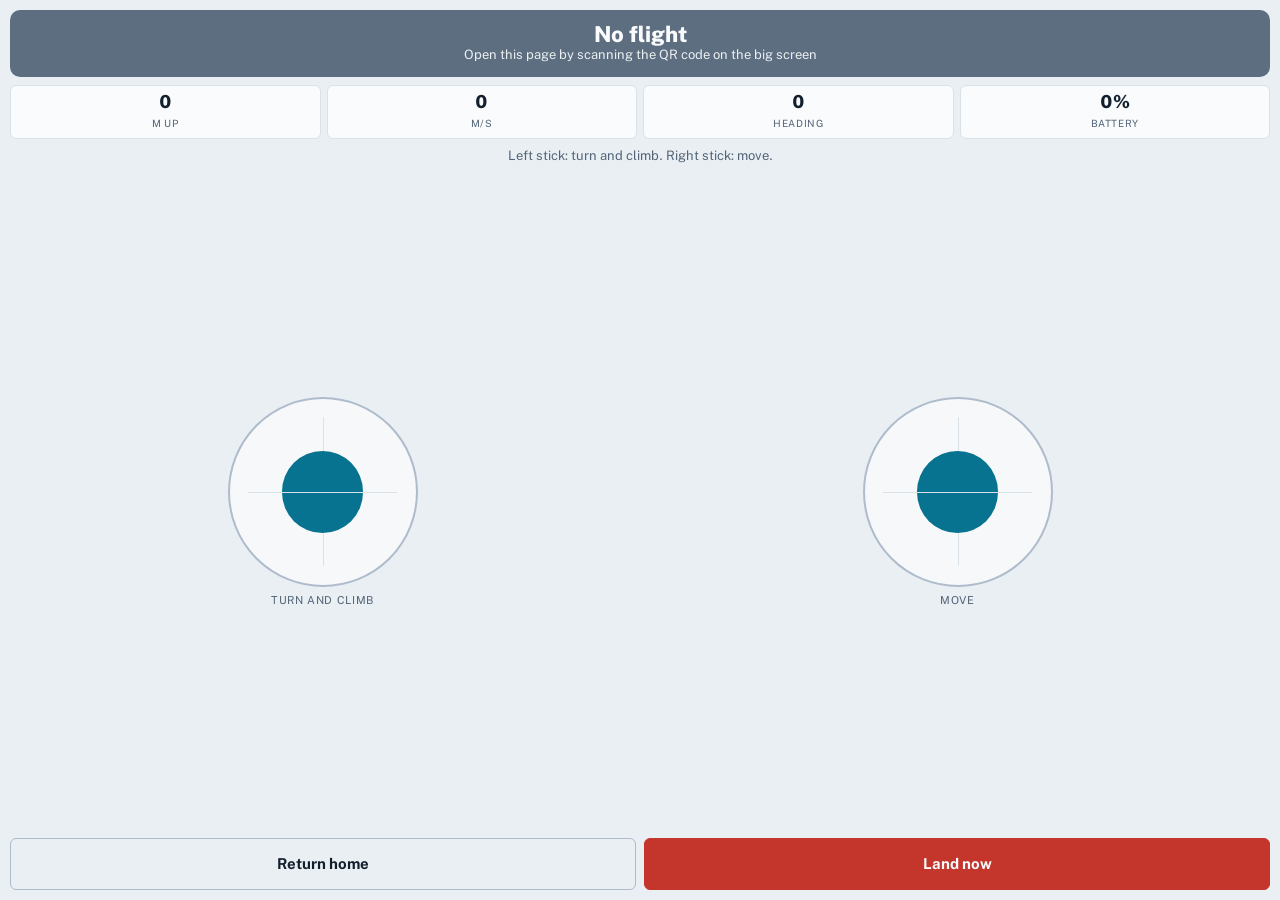
<file: frontend/controller.html>
<!doctype html>
<html lang="en">
<head>
<meta charset="utf-8">
<meta name="viewport" content="width=device-width, initial-scale=1, maximum-scale=1, user-scalable=no, viewport-fit=cover">
<title>SkyClear, phone controller</title>
<script>try{var t=localStorage.getItem("skyclear.theme");t=t&&JSON.parse(t);if(t==="light"||t==="dark")document.documentElement.dataset.theme=t}catch(e){}</script>
<link rel="preconnect" href="https://fonts.googleapis.com">
<link rel="stylesheet" href="https://fonts.googleapis.com/css2?family=IBM+Plex+Mono:wght@400;600&family=Public+Sans:wght@400;500;600;700;800&display=swap">
<link rel="stylesheet" href="app.css">
</head>
<body class="pad">
<div class="shell">
  <div class="status idle" id="status"><div class="big">Connecting</div><div class="sub">Linking to the drone</div></div>
  <div class="tele">
    <div><span class="n" id="cAlt">0</span><span class="l">m up</span></div>
    <div><span class="n" id="cSpd">0</span><span class="l">m/s</span></div>
    <div><span class="n" id="cHdg">0</span><span class="l">heading</span></div>
    <div><span class="n" id="cBat">0%</span><span class="l">battery</span></div>
  </div>
  <div class="toast" id="toast">Left stick: turn and climb. Right stick: move.</div>
  <div class="sticks">
    <div class="stickwrap"><div class="stick" id="stickL"><div class="knob"></div></div><div class="cap">Turn and climb</div></div>
    <div class="stickwrap"><div class="stick" id="stickR"><div class="knob"></div></div><div class="cap">Move</div></div>
  </div>
  <div class="actions"><button class="ghost" id="home" type="button">Return home</button><button class="danger" id="land" type="button">Land now</button></div>
</div>
<script>
// Phone controller. The QR code on the big screen carries a short-lived token for one flight, so there is nothing to sign in to.
const q = new URLSearchParams(location.search), FLIGHT = q.get("flight"), TOKEN = q.get("pair");
const $ = id => document.getElementById(id);
const esc = s => String(s ?? "").replace(/[&<>"']/g, c => ({ "&": "&amp;", "<": "&lt;", ">": "&gt;", '"': "&quot;", "'": "&#39;" }[c]));
const call = (path, method = "GET", body) => fetch(path, { method, headers: { Authorization: "Bearer " + TOKEN, "Content-Type": "application/json" }, body: body === undefined ? undefined : JSON.stringify(body) });
const state = { L: { x: 0, y: 0 }, R: { x: 0, y: 0 }, lastSent: "", last: "idle", airborne: false };

function status(kind, big, sub) { const s = $("status"); s.className = "status " + kind; s.innerHTML = `<div class="big">${esc(big)}</div><div class="sub">${esc(sub || "")}</div>`; }

// A stick: drag inside the ring, the knob follows, the value goes from -1 to 1. Let go and it springs back to the middle.
function stick(el, key) {
  const knob = el.querySelector(".knob"); let id = null;
  const set = (x, y) => { state[key] = { x, y }; knob.style.left = (28 + x * 28) + "%"; knob.style.top = (28 - y * 28) + "%"; };
  const move = e => {
    const r = el.getBoundingClientRect(), cx = r.left + r.width / 2, cy = r.top + r.height / 2, rad = r.width / 2;
    let x = (e.clientX - cx) / rad, y = -(e.clientY - cy) / rad; const m = Math.hypot(x, y);
    if (m > 1) { x /= m; y /= m; }
    set(Math.abs(x) < 0.08 ? 0 : x, Math.abs(y) < 0.08 ? 0 : y);
  };
  el.addEventListener("pointerdown", e => { id = e.pointerId; el.setPointerCapture(id); move(e); e.preventDefault(); });
  el.addEventListener("pointermove", e => { if (e.pointerId === id) move(e); });
  const end = e => { if (e.pointerId === id) { id = null; set(0, 0); } };
  el.addEventListener("pointerup", end); el.addEventListener("pointercancel", end);
  return set;
}
const setL = stick($("stickL"), "L"), setR = stick($("stickR"), "R");

// Keyboard too, so it can be tried on a computer: W A S D move, Q E turn, R F up and down.
const keys = {};
addEventListener("keydown", e => { if (/^[wasdqerf]$/i.test(e.key)) { keys[e.key.toLowerCase()] = true; e.preventDefault(); } });
addEventListener("keyup", e => { delete keys[e.key.toLowerCase()]; });
const kv = c => (keys[c] ? 1 : 0);

// About ten times a second the sticks go to the drone. If nothing is touched, one zero goes out and then it stays quiet: the drone hovers.
setInterval(async () => {
  if (!state.airborne) return;
  const kx = { fwd: kv("w") - kv("s"), right: kv("d") - kv("a"), yaw: kv("e") - kv("q"), climb: kv("r") - kv("f") };
  const s = { fwd: state.R.y || kx.fwd, right: state.R.x || kx.right, yaw: state.L.x || kx.yaw, climb: state.L.y || kx.climb };
  const key = JSON.stringify(s), idle = Object.values(s).every(v => v === 0);
  if (idle && state.lastSent === key) return;
  state.lastSent = key;
  try { const r = await call(`/flights/${FLIGHT}/control`, "POST", s); if (r.status === 409) toast("The drone is flying itself now."); } catch (e) { toast("Lost the connection, the drone is hovering."); }
}, 100);

let toastTimer = null;
function toast(t) { $("toast").textContent = t; clearTimeout(toastTimer); toastTimer = setTimeout(() => { $("toast").textContent = ""; }, 4000); }

async function poll() {
  try {
    const r = await call(`/flights/${FLIGHT}/live`);
    if (r.status === 401 || r.status === 403) return status("idle", "Link expired", "Scan the QR code on the big screen again");
    const s = await r.json(); state.airborne = s.airborne;
    if (!s.airborne) { status("idle", "Not flying", "Take off from the big screen, or the flight has ended"); return; }
    const d = s.drone;
    $("cAlt").textContent = Math.round(d.alt_m); $("cSpd").textContent = d.speed_mps; $("cHdg").textContent = Math.round(d.heading_deg) + "°"; $("cBat").textContent = Math.round(d.battery_pct) + "%";
    const kind = d.phase === "returning" ? "breach" : d.status === "ok" ? "ok" : d.status;
    if (d.phase === "returning") status("breach", "Returning home", "The drone is flying itself, sticks are off");
    else if (d.status === "breach") status("breach", "BREACH", d.zone || "Inside restricted airspace");
    else if (d.status === "warning") status("warning", "WARNING", d.zone || "Restricted area ahead");
    else status("ok", "All clear", "You are flying");
    if (kind !== state.last && (kind === "breach" || kind === "warning") && navigator.vibrate) navigator.vibrate(kind === "breach" ? [250, 100, 250, 100, 250] : [120]);
    state.last = kind;
    const ev = s.events[s.events.length - 1]; if (ev && ev.kind !== "takeoff") $("toast").textContent = ev.text;
  } catch (e) { status("idle", "Connection lost", "Check the Wi-Fi, retrying"); }
}
$("home").addEventListener("click", async () => { const r = await call(`/flights/${FLIGHT}/home`, "POST"); toast(r.ok ? "Returning home" : "Already coming home"); });
$("land").addEventListener("click", async () => { const r = await call(`/flights/${FLIGHT}/land`, "POST"); toast(r.ok ? "Landed" : "Could not land"); });
if (!FLIGHT || !TOKEN) status("idle", "No flight", "Open this page by scanning the QR code on the big screen");
else { poll(); setInterval(poll, 300); }
try { navigator.wakeLock && navigator.wakeLock.request("screen"); } catch (e) { /* the screen may sleep, fine */ }
</script>
</body>
</html>
</file>
<file: frontend/app.css>
/* SkyClear design system. Rules: see ../DESIGN_RULES.md. Layered surfaces, soft lines, one accent, no shadows or gradients. */
:root {
  --bg: #eaeff4; --panel: #f9fbfc; --raised: #f0f4f8; --field: #f2f5f8;
  --ink: #12202d; --muted: #526477; --rule: #d9e1e9; --rule-strong: #aebccb;
  --accent: #087391; --accent-hover: #065f78; --on-fill: #f9fbfc;
  --green: #17824a; --amber: #a86100; --red: #c4352b; --grey: #5d6e80; --notice: #2a63c1;
  --map-filter: saturate(.85) sepia(.06) hue-rotate(170deg);
  --r: 6px; --r-lg: 10px;
  --glass: color-mix(in srgb, var(--panel) 76%, transparent);
  --sans: "Public Sans", system-ui, -apple-system, "Segoe UI", sans-serif;
  --mono: "IBM Plex Mono", ui-monospace, "SF Mono", Menlo, monospace;
}
/* Theme: follows the device unless the user picks Light or Dark (data-theme on <html>). */
:root[data-theme="light"] { color-scheme: light; }
:root[data-theme="dark"] { color-scheme: dark;
  --bg: #0a1016; --panel: #111a22; --raised: #17222c; --field: #0e161d;
  --ink: #e4ebf2; --muted: #8a9cb0; --rule: #21303d; --rule-strong: #364a5d;
  --accent: #4fb6de; --accent-hover: #75c9ea; --on-fill: #0a1016;
  --green: #3dc078; --amber: #e3a640; --red: #f2685c; --grey: #8496a9; --notice: #78a8ff;
  --map-filter: sepia(.45) hue-rotate(172deg) saturate(1.7) brightness(.9); }
@media (prefers-color-scheme: dark) {
  :root:not([data-theme="light"]) { color-scheme: dark;
    --bg: #0a1016; --panel: #111a22; --raised: #17222c; --field: #0e161d;
  --ink: #e4ebf2; --muted: #8a9cb0; --rule: #21303d; --rule-strong: #364a5d;
  --accent: #4fb6de; --accent-hover: #75c9ea; --on-fill: #0a1016;
  --green: #3dc078; --amber: #e3a640; --red: #f2685c; --grey: #8496a9; --notice: #78a8ff;
  --map-filter: sepia(.45) hue-rotate(172deg) saturate(1.7) brightness(.9); }
}
* { box-sizing: border-box; }
html, body { height: 100%; }
body { margin: 0; font-family: var(--sans); font-size: 14px; line-height: 1.45; background: var(--bg); color: var(--ink); display: flex; flex-direction: column; }
h1, h2, h3 { margin: 0; font-weight: 700; line-height: 1.2; }
a { color: var(--accent); }
.mono { font-family: var(--mono); font-size: 12px; }
.hidden { display: none !important; }
.muted { color: var(--muted); }
.small { font-size: 12px; color: var(--muted); }

/* header */
.top { display: flex; align-items: center; gap: 24px; padding: 0 16px; height: 52px; border-bottom: 1px solid var(--rule-strong); background: var(--panel); flex: none; }
.brand { font-size: 18px; font-weight: 800; letter-spacing: -.01em; color: var(--ink); text-decoration: none; }
.brand small { font-weight: 500; font-size: 12px; color: var(--muted); margin-left: 8px; letter-spacing: 0; }
.nav { display: flex; gap: 4px; flex: 1; }
.nav a { padding: 6px 10px; color: var(--muted); text-decoration: none; font-weight: 600; border-bottom: 2px solid transparent; }
.nav a.on { color: var(--ink); border-bottom-color: var(--ink); }
.who { display: flex; align-items: center; gap: 12px; font-size: 13px; }
.who .role { text-transform: uppercase; letter-spacing: .06em; font-size: 11px; color: var(--muted); }

/* layout */
.app { flex: 1; min-height: 0; display: grid; grid-template-columns: 1fr 440px; }
.mapwrap { position: relative; min-height: 0; border-right: 1px solid var(--rule-strong); }
#map { position: absolute; inset: 0; background: var(--rule); }
.side { min-height: 0; overflow-y: auto; background: var(--panel); }
@media (max-width: 860px) {
  body { height: auto; }
  .app { grid-template-columns: 1fr; }
  .mapwrap { height: 46vh; border-right: 0; border-bottom: 1px solid var(--rule-strong); }
  .top { gap: 10px; padding: 0 16px; }
  .brand small { display: none; }
}

/* tabs */
.tabs { display: flex; border-bottom: 1px solid var(--rule-strong); position: sticky; top: 0; background: var(--panel); z-index: 5; }
.tabs button { flex: 1; margin: 0; padding: 12px 4px; white-space: nowrap; font-size: 13px; background: transparent; color: var(--muted); border: 0; border-bottom: 3px solid transparent; font: inherit; font-weight: 700; cursor: pointer; width: auto; }
.tabs button.on { color: var(--ink); border-bottom-color: var(--ink); }
.count { display: inline-block; min-width: 18px; padding: 0 5px; margin-left: 4px; background: var(--red); color: var(--on-fill); font-size: 11px; font-weight: 800; text-align: center; }
.pane { padding: 16px; }

/* form */
label, .label { display: block; margin: 14px 0 4px; font-size: 11px; font-weight: 700; letter-spacing: .07em; text-transform: uppercase; color: var(--muted); }
label:first-child { margin-top: 0; }
input, select, textarea { width: 100%; padding: 9px 10px; font: inherit; color: var(--ink); background: var(--bg); border: 1px solid var(--rule); border-radius: var(--r); }
textarea { min-height: 64px; resize: vertical; }
input:focus-visible, select:focus-visible, textarea:focus-visible, button:focus-visible, a:focus-visible { outline: 2px solid var(--accent); outline-offset: 1px; }
.row2 { display: grid; grid-template-columns: 1fr 1fr; gap: 10px; }
button { font: inherit; font-weight: 700; padding: 10px 14px; border-radius: var(--r); cursor: pointer; border: 1px solid var(--accent); background: var(--accent); color: var(--on-fill); width: 100%; margin-top: 14px; }
button.ghost { background: transparent; color: var(--ink); border-color: var(--rule-strong); }
button.danger { background: var(--red); border-color: var(--red); }
button.inline { width: auto; margin-top: 0; padding: 6px 10px; font-size: 12px; }
button:disabled { opacity: .5; cursor: not-allowed; }
.btnrow { display: flex; gap: 8px; }
.btnrow button { margin-top: 14px; }
.hint { margin-top: 8px; font-size: 12px; color: var(--muted); }
.msg { margin-top: 10px; padding: 8px 10px; border: 1px solid var(--rule); font-size: 13px; }
.msg.err { border-color: var(--red); color: var(--red); }

/* verdict: a solid signal block */
.verdict { padding: 14px 16px; color: var(--on-fill); margin: 0 0 12px; }
.verdict .v { font-size: 20px; font-weight: 800; letter-spacing: -.01em; }
.verdict .s { font-size: 12px; opacity: .9; margin-top: 2px; }
.can_fly { background: var(--green); } .permission_needed { background: var(--amber); }
.prohibited { background: var(--red); } .cannot_determine { background: var(--grey); }
.verdict.can_fly, .verdict.permission_needed, .verdict.prohibited, .verdict.cannot_determine { color: var(--on-fill); }

/* content blocks */
.section { margin-top: 18px; }
.section h3 { font-size: 11px; letter-spacing: .08em; text-transform: uppercase; color: var(--muted); padding-bottom: 6px; border-bottom: 1px solid var(--rule); margin-bottom: 8px; }
.list { list-style: none; margin: 0; padding: 0; }
.list li { padding: 7px 0; border-bottom: 1px solid var(--rule); }
.list li:last-child { border-bottom: 0; }
.cite { border: 1px solid var(--rule); padding: 8px 10px; margin: 8px 0; font-size: 13px; }
.cite .id { font-family: var(--mono); font-size: 12px; font-weight: 600; display: block; margin-bottom: 2px; }
.item { border: 1px solid var(--rule); padding: 10px 12px; margin-bottom: 10px; }
.item .head { display: flex; justify-content: space-between; gap: 8px; align-items: baseline; }
.item .title { font-weight: 700; }
.tag { font-size: 11px; font-weight: 700; letter-spacing: .05em; text-transform: uppercase; padding: 2px 6px; border: 1px solid currentColor; white-space: nowrap; }
.tag.watching { color: var(--muted); } .tag.requested { color: var(--amber); } .tag.approved { color: var(--green); }
.tag.rejected, .tag.cancelled, .tag.revoked, .tag.expired { color: var(--red); } .tag.active { color: var(--green); }
.meta { font-size: 12px; color: var(--muted); margin-top: 4px; }
.alert { border: 1px solid var(--rule); padding: 10px 12px; margin-bottom: 8px; }
.alert.unread { border-color: var(--rule-strong); background: var(--bg); }
.alert.high .title { color: var(--red); }
.alert .title { font-weight: 700; }
.banner { background: var(--red); color: var(--on-fill); padding: 10px 16px; font-weight: 600; display: flex; justify-content: space-between; gap: 12px; align-items: center; flex: none; }
.banner button { width: auto; margin: 0; padding: 4px 10px; background: transparent; color: var(--on-fill); border-color: var(--on-fill); }
.stats { width: 100%; border-collapse: collapse; margin-bottom: 4px; }
.stats td { border: 1px solid var(--rule); padding: 8px 10px; text-align: left; }
.stats .n { font-size: 20px; font-weight: 800; display: block; line-height: 1; }
.stats .l { font-size: 11px; letter-spacing: .06em; text-transform: uppercase; color: var(--muted); }
.live { border: 1px solid var(--rule-strong); padding: 10px 12px; margin-top: 12px; font-size: 13px; }
.live .verdict { margin-bottom: 8px; padding: 8px 10px; }
.live .verdict .v { font-size: 15px; }

/* skeleton loader (static blocks, no animation) */
.skel { background: var(--rule); height: 14px; margin: 10px 0; opacity: .7; }
.skel.big { height: 64px; margin-top: 0; } .skel.w80 { width: 80%; } .skel.w50 { width: 50%; }

/* map: legend, pin, labels and leaflet overrides (flat, sharp) */
.legend { position: absolute; left: 10px; bottom: 10px; z-index: 500; background: var(--panel); border: 1px solid var(--rule-strong); padding: 10px 12px; font-size: 12px; max-width: 260px; }
.legend .lg { display: flex; align-items: center; gap: 8px; margin: 5px 0 0; font-size: 12px; font-weight: 500; letter-spacing: 0; text-transform: none; color: var(--ink); cursor: pointer; }
.legend .lg input { width: auto; margin: 0; padding: 0; accent-color: var(--accent); }
.legend .lg i { display: inline-block; width: 16px; height: 11px; border: 2px solid; flex: none; }
.pin { width: 22px; height: 22px; border: 2px solid var(--ink); background: rgba(250, 249, 246, .55); position: relative; }
.pin::before, .pin::after { content: ""; position: absolute; background: var(--ink); }
.pin::before { left: 9px; top: -7px; width: 2px; height: 32px; }
.pin::after { top: 9px; left: -7px; height: 2px; width: 32px; }
.pin.pending { border-color: var(--amber); } .pin.pending::before, .pin.pending::after { background: var(--amber); }
.leaflet-tooltip.zlabel { background: var(--panel); color: var(--ink); border: 1px solid var(--rule); border-radius: 0; box-shadow: none; padding: 1px 6px; font: 600 11px var(--sans); }
.leaflet-tooltip.zlabel::before { display: none; }
.zoom-low .leaflet-tooltip.zlabel { display: none; }
.zoom-mid .leaflet-tooltip.zlabel.minor { display: none; }
.leaflet-tooltip.zlabel.notice { color: var(--notice); border-color: var(--notice); }
.leaflet-bar, .leaflet-control-layers, .leaflet-control-scale-line { box-shadow: none !important; border-radius: 0 !important; }
.leaflet-bar { border: 1px solid var(--rule-strong) !important; }
.leaflet-bar a, .leaflet-bar a:first-child, .leaflet-bar a:last-child { border-radius: 0 !important; background: var(--panel); color: var(--ink); border-bottom-color: var(--rule); }
.leaflet-bar.reset a, .leaflet-bar.basemap a { width: auto; padding: 0 10px; font: 600 12px/28px var(--sans); text-decoration: none; }
.leaflet-control-scale-line { background: var(--panel); color: var(--ink); border-color: var(--ink); font-size: 11px; }
.leaflet-control-attribution { background: var(--panel) !important; color: var(--muted) !important; font-size: 10px; }
.leaflet-popup-content-wrapper { border-radius: 0; box-shadow: none; border: 1px solid var(--rule-strong); background: var(--panel); color: var(--ink); }
.leaflet-popup-content { font: 13px/1.4 var(--sans); }
.leaflet-popup-tip { display: none; }
.leaflet-container { font-family: var(--sans); background: var(--rule); }

/* simple document pages */
.doc { max-width: 680px; margin: 0 auto; padding: 24px 16px 48px; line-height: 1.6; }
.doc h1 { font-size: 28px; margin-bottom: 4px; } .doc h2 { font-size: 16px; margin-top: 24px; }
.foot { flex: none; padding: 10px 16px; border-top: 1px solid var(--rule); font-size: 12px; color: var(--muted); background: var(--panel); }
.foot a { margin-right: 14px; }

/* account page */
.auth { flex: 1; max-width: 880px; margin: 0 auto; padding: 32px 16px 48px; width: 100%; }
.auth h1 { font-size: 30px; letter-spacing: -.02em; }
.auth .lead { color: var(--muted); max-width: 56ch; margin: 8px 0 24px; }
.authgrid { display: grid; grid-template-columns: 1fr 1fr; gap: 24px; }
.authbox { background: var(--panel); border: 1px solid var(--rule-strong); padding: 20px; }
.authbox h2 { font-size: 16px; margin-bottom: 4px; }
@media (max-width: 760px) { .authgrid { grid-template-columns: 1fr; } }

/* permit card, verification, file inputs */
.permit { border: 1px solid var(--rule-strong); padding: 10px 12px; margin-top: 10px; display: grid; grid-template-columns: 1fr 84px; gap: 10px; }
.permit .qr { width: 84px; height: 84px; background: var(--panel); }
.permit .qr svg { width: 84px; height: 84px; display: block; }
.permit .k { font-size: 11px; letter-spacing: .06em; text-transform: uppercase; color: var(--muted); }
.reasons { margin: 6px 0 0; padding-left: 18px; color: var(--red); font-size: 13px; }
.cleared { padding: 8px 10px; background: var(--green); color: var(--on-fill); font-weight: 700; margin-top: 8px; }
input[type=file] { padding: 6px; font-size: 12px; }
.route { border: 1px solid var(--rule); padding: 8px 10px; margin-top: 10px; font-size: 13px; }

/* header extras */
.btn-sm { display: inline-block; padding: 6px 12px; font-weight: 700; text-decoration: none; background: var(--accent); color: var(--on-fill); border: 1px solid var(--accent); }
.btn-ghost { display: inline-block; padding: 6px 12px; font-weight: 700; text-decoration: none; color: var(--ink); border: 1px solid var(--rule-strong); background: transparent; }
.themebtn { width: auto; margin: 0; padding: 6px 10px; font-size: 12px; background: transparent; color: var(--ink); border: 1px solid var(--rule-strong); }
.who { gap: 8px; flex-wrap: wrap; justify-content: flex-end; }
.sr { position: absolute; width: 1px; height: 1px; overflow: hidden; clip: rect(0 0 0 0); white-space: nowrap; }
.banner.warn { background: var(--amber); }
.serverdown { background: var(--red); color: var(--on-fill); padding: 10px 16px; font-weight: 600; }
.serverdown code { font-family: var(--mono); background: transparent; border: 1px solid var(--on-fill); padding: 1px 6px; }

/* map search */
.mapsearch { position: absolute; top: 10px; left: 10px; z-index: 600; width: min(340px, calc(100% - 150px)); }
.mapsearch input { padding: 10px 12px; background: var(--panel); border: 1px solid var(--rule-strong); }
.mapsearch .results { list-style: none; margin: 0; padding: 0; background: var(--panel); border: 1px solid var(--rule-strong); border-top: 0; max-height: 260px; overflow-y: auto; }
.mapsearch .results li { padding: 8px 12px; border-bottom: 1px solid var(--rule); cursor: pointer; font-size: 13px; }
.mapsearch .results li small { display: block; color: var(--muted); }
.mapsearch .results li.none { cursor: default; color: var(--muted); }

/* welcome and steps */
.welcome { border: 1px solid var(--rule-strong); padding: 14px 16px; margin-bottom: 16px; }
.welcome h2 { font-size: 20px; letter-spacing: -.01em; margin-bottom: 6px; }
.welcome p { margin: 0 0 10px; color: var(--muted); }
.steps { margin: 0 0 12px; padding-left: 20px; }
.steps li { padding: 3px 0; }
.examples { display: flex; flex-wrap: wrap; gap: 6px; margin: 6px 0 10px; }
.examples button { width: auto; margin: 0; padding: 6px 10px; font-size: 12px; background: transparent; color: var(--ink); border: 1px solid var(--rule-strong); }
.stepper { display: flex; gap: 0; margin: 0 0 14px; border: 1px solid var(--rule); }
.stepper span { flex: 1; text-align: center; padding: 7px 4px; font-size: 12px; font-weight: 700; color: var(--muted); border-right: 1px solid var(--rule); }
.stepper span:last-child { border-right: 0; }
.stepper span.on { background: var(--ink); color: var(--bg); }
.stepper span.done { color: var(--green); }
.help { font-size: 12px; color: var(--muted); margin-top: 4px; }
.checklist { list-style: none; margin: 0 0 4px; padding: 0; border: 1px solid var(--rule); }
.checklist li { display: grid; grid-template-columns: 26px 1fr auto; gap: 8px; align-items: start; padding: 9px 10px; border-bottom: 1px solid var(--rule); }
.checklist li:last-child { border-bottom: 0; }
.checklist .n { width: 22px; height: 22px; border: 2px solid var(--rule-strong); text-align: center; font-weight: 800; font-size: 12px; line-height: 18px; }
.checklist .done .n { background: var(--green); border-color: var(--green); color: var(--on-fill); }
.checklist .t { font-weight: 700; }
.progress { font-size: 12px; color: var(--muted); margin: 0 0 6px; }
.explain { margin: 0 0 12px; padding: 10px 12px; border: 1px solid var(--rule); background: var(--bg); }

/* auth page */
.authwrap { max-width: 460px; margin: 0 auto; padding: 32px 16px 48px; width: 100%; flex: 1; }
.authwrap h1 { font-size: 28px; letter-spacing: -.02em; margin-bottom: 6px; }
.authwrap .lead { color: var(--muted); margin: 0 0 18px; }
.authtabs { display: flex; border: 1px solid var(--rule-strong); margin-bottom: 16px; }
.authtabs button { flex: 1; margin: 0; background: transparent; color: var(--muted); border: 0; border-right: 1px solid var(--rule-strong); padding: 10px; }
.authtabs button:last-child { border-right: 0; }
.authtabs button.on { background: var(--ink); color: var(--bg); }
.authbox2 { background: var(--panel); border: 1px solid var(--rule-strong); padding: 20px; }
.linkbtn { background: none; border: 0; color: var(--accent); padding: 0; margin: 10px 0 0; width: auto; font-weight: 600; text-decoration: underline; cursor: pointer; }
.devcode { border: 1px dashed var(--amber); padding: 8px 10px; margin-top: 10px; font-size: 13px; }
.devcode b { font-family: var(--mono); font-size: 18px; letter-spacing: .15em; }
.codeinput { font-family: var(--mono); font-size: 22px; letter-spacing: .4em; text-align: center; }
details.demo { margin-top: 16px; border: 1px solid var(--rule); padding: 8px 12px; background: var(--panel); }
details.demo summary { cursor: pointer; font-weight: 700; }
details.demo .examples { margin-top: 10px; }
.qrbox { width: 160px; height: 160px; background: #faf9f6; padding: 8px; margin: 8px 0; }
.qrbox svg { width: 100%; height: 100%; display: block; }
.consent { display: flex; gap: 8px; align-items: flex-start; margin-top: 14px; font-size: 13px; }
.consent input { width: auto; margin-top: 3px; }
@media (max-width: 860px) { .mapsearch { width: calc(100% - 20px); top: 8px; } .leaflet-top.leaflet-right { top: 54px; } .nav a { padding: 6px 6px; } }

.legend summary { list-style: none; } .legend summary::-webkit-details-marker { display: none; }
.legend summary::before { content: "+ "; } .legend details[open] summary::before { content: "- "; }
.legend details > .lg:first-of-type { margin-top: 8px; }
.linkbtn { display: block; }
@media (max-width: 860px) {
  .top { height: auto; min-height: 52px; flex-wrap: wrap; padding: 8px 12px; gap: 6px 12px; }
  .nav { flex: none; }
  .who { width: 100%; justify-content: flex-start; font-size: 13px; }
  .brand small { display: none; }
  .legend { left: 6px; bottom: 6px; max-width: 220px; padding: 8px 10px; }
}

/* Normal corners and a light blur on panels that float over the map or over scrolling content. */
.btn-sm, .btn-ghost, .themebtn, .examples button, button.inline { border-radius: var(--r); }
.tag, .count { border-radius: 4px; }
.verdict, .item, .cite, .msg, .welcome, .authbox2, .explain, .route, .live, .permit, .checklist, .stepper, .devcode, .serverdown, .legend, .mapsearch .results, .authtabs { border-radius: var(--r-lg); }
.stepper, .checklist, .authtabs { overflow: hidden; }
.authtabs button, .stepper span { border-radius: 0; }
.msg, .devcode, .route, .explain { border-radius: var(--r); }
.banner { border-radius: 0; }
.cleared { border-radius: var(--r); }
.skel { border-radius: 4px; }
input[type=file] { border-radius: var(--r); }
.leaflet-bar, .leaflet-control-layers, .leaflet-control-scale-line { border-radius: var(--r) !important; }
.leaflet-bar a:first-child { border-top-left-radius: var(--r) !important; border-top-right-radius: var(--r) !important; }
.leaflet-bar a:last-child { border-bottom-left-radius: var(--r) !important; border-bottom-right-radius: var(--r) !important; }
.leaflet-bar a { border-radius: 0 !important; }
.leaflet-bar a:only-child { border-radius: var(--r) !important; }
.leaflet-popup-content-wrapper { border-radius: var(--r-lg); }
.leaflet-tooltip.zlabel { border-radius: 4px; }
.pin { border-radius: 4px; }
.qrbox { border-radius: var(--r); }
.legend, .mapsearch input, .mapsearch .results, .leaflet-bar a, .leaflet-control-scale-line, .leaflet-control-attribution { background: var(--panel); background: var(--glass) !important; -webkit-backdrop-filter: blur(10px); backdrop-filter: blur(10px); border-color: color-mix(in srgb, var(--rule-strong) 45%, transparent); }
.legend, .mapsearch input { border: 1px solid color-mix(in srgb, var(--rule-strong) 45%, transparent); }
.tabs { background: var(--panel); background: var(--glass); -webkit-backdrop-filter: blur(10px); backdrop-filter: blur(10px); }
.leaflet-tooltip.zlabel { background: var(--glass); -webkit-backdrop-filter: blur(6px); backdrop-filter: blur(6px); }
.leaflet-popup-content-wrapper { background: var(--glass); -webkit-backdrop-filter: blur(10px); backdrop-filter: blur(10px); }

/* ---------- Theme v2: depth from tone, not from black rules ---------- */
body { font-variant-numeric: tabular-nums; -webkit-font-smoothing: antialiased; }
h1, h2, h3 { letter-spacing: -.01em; }
.top { background: var(--panel); border-bottom: 1px solid var(--rule); height: 56px; }
.brand { font-size: 19px; letter-spacing: -.02em; color: var(--ink); }
.brand b { color: var(--accent); font-weight: 800; }
.brand small { margin-left: 10px; padding: 2px 8px; border: 1px solid var(--rule); border-radius: 4px; font-size: 11px; font-weight: 600; color: var(--muted); letter-spacing: 0; }
.nav a { border-radius: var(--r); border-bottom: 0; padding: 7px 12px; }
.nav a.on { background: color-mix(in srgb, var(--accent) 14%, transparent); color: var(--accent); }
.mapwrap { border-right: 1px solid var(--rule); }
.side { background: var(--panel); }
.pane { padding: 18px; }
.tabs { border-bottom: 1px solid var(--rule); }
.tabs button { color: var(--muted); font-weight: 600; border-bottom: 3px solid transparent; }
.tabs button.on { color: var(--accent); border-bottom-color: var(--accent); }
.foot { background: var(--panel); border-top: 1px solid var(--rule); }
input, select, textarea { background: var(--field); border: 1px solid var(--rule); }
input:focus-visible, select:focus-visible, textarea:focus-visible, button:focus-visible, a:focus-visible { outline: 2px solid var(--accent); outline-offset: 2px; }
button { background: var(--accent); border-color: var(--accent); color: var(--on-fill); }
button:disabled { background: color-mix(in srgb, var(--accent) 35%, var(--panel)); border-color: transparent; opacity: 1; color: color-mix(in srgb, var(--on-fill) 80%, transparent); }
button.ghost, .btn-ghost, .examples button, .themebtn { background: transparent; color: var(--ink); border: 1px solid var(--rule-strong); }
.btn-sm { background: var(--accent); border-color: var(--accent); color: var(--on-fill); }
.examples button { color: var(--accent); border-color: color-mix(in srgb, var(--accent) 45%, var(--rule)); background: color-mix(in srgb, var(--accent) 7%, transparent); font-weight: 600; }
button.danger { background: var(--red); border-color: var(--red); color: var(--on-fill); }
.item, .cite, .route, .checklist, .stepper, .alert { background: var(--raised); border: 1px solid var(--rule); }
.alert.unread { background: color-mix(in srgb, var(--accent) 9%, var(--raised)); border-color: color-mix(in srgb, var(--accent) 50%, var(--rule)); }
.msg { background: var(--raised); border: 1px solid var(--rule); }
.msg.err { background: color-mix(in srgb, var(--red) 9%, var(--panel)); border-color: color-mix(in srgb, var(--red) 55%, var(--rule)); }
.explain { background: var(--raised); border: 1px solid var(--rule); }
.welcome { background: var(--raised); border: 1px solid var(--rule); }
.welcome h2 { font-size: 21px; }
.live, .permit { background: var(--raised); border: 1px solid var(--rule-strong); }
.list li, .checklist li, .section h3 { border-color: var(--rule); }
.section h3 { color: var(--muted); }
.label, label { color: var(--muted); }
.verdict { border-radius: var(--r-lg); }
.verdict .v { font-size: 22px; }
.stepper span.on { background: var(--accent); color: var(--on-fill); }
.stepper span.done { color: var(--green); }
.stepper span { border-right: 1px solid var(--rule); }
.tag { border-width: 1px; }
.count { background: var(--red); color: var(--on-fill); }
.skel { background: color-mix(in srgb, var(--rule-strong) 55%, transparent); opacity: 1; }
.cleared { background: var(--green); color: var(--on-fill); }
.checklist .n { border-color: var(--rule-strong); color: var(--muted); }
.checklist .done .n { background: var(--green); border-color: var(--green); color: var(--on-fill); }
.banner { background: var(--red); color: var(--on-fill); }
.serverdown { background: var(--red); color: var(--on-fill); }
.authbox2 { background: var(--panel); border: 1px solid var(--rule); }
.authtabs { border: 1px solid var(--rule-strong); }
.authtabs button { background: transparent; color: var(--muted); border-right: 1px solid var(--rule-strong); }
.authtabs button.on { background: var(--accent); color: var(--on-fill); }
.devcode { border-color: var(--amber); }
.qrbox { background: #f4f7fa; }
/* map overlays */
.legend, .mapsearch input, .mapsearch .results, .leaflet-bar a, .leaflet-control-scale-line, .leaflet-control-attribution { border-color: color-mix(in srgb, var(--rule-strong) 70%, transparent); color: var(--ink); }
.legend, .mapsearch input { border: 1px solid color-mix(in srgb, var(--rule-strong) 70%, transparent); }
.leaflet-bar { border: 1px solid color-mix(in srgb, var(--rule-strong) 70%, transparent) !important; }
.leaflet-bar a { color: var(--ink) !important; border-bottom-color: var(--rule); }
.leaflet-tooltip.zlabel { color: var(--ink); border-color: var(--rule-strong); }
.leaflet-tooltip.zlabel.notice { color: var(--notice); border-color: var(--notice); }
.leaflet-popup-content-wrapper { color: var(--ink); border: 1px solid var(--rule-strong); }
.pin { border-color: var(--ink); background: color-mix(in srgb, var(--panel) 60%, transparent); }
.pin::before, .pin::after { background: var(--ink); }
.pin.pending { border-color: var(--amber); } .pin.pending::before, .pin.pending::after { background: var(--amber); }
/* theme switch: Auto, Light, Dark */
.seg { display: inline-flex; border: 1px solid var(--rule-strong); border-radius: var(--r); overflow: hidden; }
.seg button { width: auto; margin: 0; padding: 5px 10px; font-size: 12px; font-weight: 600; background: transparent; color: var(--muted); border: 0; border-right: 1px solid var(--rule-strong); border-radius: 0; }
.seg button:last-child { border-right: 0; }
.seg button.on { background: var(--accent); color: var(--on-fill); }
.who .role { color: var(--muted); }

/* The base map takes the colour of the theme, so the map and the interface look like one thing. */
.leaflet-tile-pane { filter: var(--map-filter); }
.leaflet-container { background: var(--bg); }
label.consent { text-transform: none; letter-spacing: 0; font-size: 13px; font-weight: 400; color: var(--ink); }
label.consent a { font-weight: 600; }

/* ---------- flight lifecycle, live flight bar, live drones ---------- */
.flow { display: flex; flex-wrap: wrap; gap: 4px; margin: 10px 0 4px; align-items: center; }
.flow span { padding: 2px 8px; border: 1px solid var(--rule); border-radius: 4px; font-size: 11px; font-weight: 600; color: var(--muted); }
.flow span.done { color: var(--green); border-color: color-mix(in srgb, var(--green) 50%, var(--rule)); }
.flow span.on { background: var(--accent); color: var(--on-fill); border-color: var(--accent); }
.flow span.end { background: var(--red); color: var(--on-fill); border-color: var(--red); }
.next { margin: 8px 0 0; padding: 8px 10px; border: 1px solid color-mix(in srgb, var(--accent) 45%, var(--rule)); background: color-mix(in srgb, var(--accent) 8%, transparent); border-radius: var(--r); font-size: 13px; }
.next b { color: var(--accent); }
.flightbar { margin: 0; padding: 10px 18px; border-bottom: 1px solid var(--rule); background: color-mix(in srgb, var(--accent) 10%, var(--panel)); font-size: 13px; }
.flightbar.warn { background: color-mix(in srgb, var(--red) 14%, var(--panel)); }
.flightbar .row { display: flex; gap: 10px; flex-wrap: wrap; align-items: center; justify-content: space-between; }
.flightbar button { width: auto; margin: 0; padding: 5px 10px; font-size: 12px; }
.telemetry { display: grid; grid-template-columns: repeat(4, 1fr); gap: 6px; margin: 8px 0; }
.telemetry div { border: 1px solid var(--rule); border-radius: var(--r); padding: 6px 8px; background: var(--panel); }
.telemetry .n { font-weight: 800; font-size: 15px; display: block; line-height: 1.1; }
.telemetry .l { font-size: 10px; letter-spacing: .06em; text-transform: uppercase; color: var(--muted); }
.drone-pin { width: 22px; height: 22px; }
.drone-pin i { display: block; width: 18px; height: 20px; margin: 1px 2px; background: var(--accent); clip-path: polygon(50% 0, 100% 100%, 50% 78%, 0 100%); transform-origin: 50% 60%; }
.drone-pin.warning i { background: var(--amber); }
.drone-pin.breach i, .drone-pin.returning i { background: var(--red); }
.air-item { display: grid; grid-template-columns: 1fr auto; gap: 6px; align-items: center; }
.air-item button { width: auto; margin: 0; padding: 5px 10px; font-size: 12px; }
.breach { padding: 7px 0; border-bottom: 1px solid var(--rule); font-size: 13px; }
.range { width: 100%; accent-color: var(--accent); padding: 0; }
.pill-ok { color: var(--green); font-weight: 700; } .pill-warn { color: var(--amber); font-weight: 700; } .pill-bad { color: var(--red); font-weight: 700; }

/* ---------- presentation screen and phone controller ---------- */
body.stage { overflow: hidden; }
.stage-map { position: fixed; inset: 0; }
.stage .leaflet-container { background: #0a1016; }
.hud { position: fixed; z-index: 800; background: var(--glass); -webkit-backdrop-filter: blur(10px); backdrop-filter: blur(10px); border: 1px solid color-mix(in srgb, var(--rule-strong) 70%, transparent); border-radius: var(--r-lg); padding: 14px 16px; }
.hud h2 { font-size: 11px; letter-spacing: .1em; text-transform: uppercase; color: var(--muted); margin: 0 0 8px; }
#brandcard { top: 16px; left: 16px; display: flex; gap: 14px; align-items: center; padding: 10px 16px; }
#brandcard .brand { font-size: 22px; } #brandcard .who2 { font-size: 13px; color: var(--muted); }
#banner2 { top: 16px; left: 50%; transform: translateX(-50%); min-width: 380px; text-align: center; padding: 12px 28px; border: 0; color: var(--on-fill); }
#banner2 .big { font-size: 30px; font-weight: 800; letter-spacing: -.01em; line-height: 1.1; }
#banner2 .sub { font-size: 14px; opacity: .92; margin-top: 2px; }
#banner2.ok { background: var(--green); } #banner2.warning { background: var(--amber); } #banner2.breach { background: var(--red); } #banner2.idle { background: var(--grey); }
#telepanel { top: 16px; right: 16px; width: 330px; }
#eventpanel { right: 16px; bottom: 16px; width: 330px; max-height: 34vh; overflow-y: auto; }
#pairpanel { left: 16px; bottom: 16px; width: 270px; text-align: center; }
#pairpanel .qr2 { width: 190px; height: 190px; margin: 6px auto; background: #f4f7fa; padding: 8px; border-radius: var(--r); }
#pairpanel .qr2 svg { width: 100%; height: 100%; display: block; }
.bigtele { display: grid; grid-template-columns: 1fr 1fr; gap: 10px; }
.bigtele .n { font-size: 34px; font-weight: 800; line-height: 1; display: block; }
.bigtele .u { font-size: 12px; color: var(--muted); }
.bar { height: 8px; background: color-mix(in srgb, var(--rule-strong) 40%, transparent); border-radius: 4px; margin-top: 6px; position: relative; overflow: hidden; }
.bar i { display: block; height: 100%; background: var(--accent); }
.bar i.hot { background: var(--red); }
.compass { width: 54px; height: 54px; border: 2px solid var(--rule-strong); border-radius: 50%; position: relative; margin-left: auto; }
.compass i { position: absolute; left: 50%; top: 50%; width: 4px; height: 22px; margin: -22px 0 0 -2px; background: var(--red); transform-origin: 50% 100%; border-radius: 2px; }
.evt { padding: 5px 0; border-bottom: 1px solid var(--rule); font-size: 13px; display: flex; gap: 8px; }
.evt time { color: var(--muted); font-family: var(--mono); font-size: 11px; min-width: 56px; padding-top: 1px; }
.evt.breach b, .evt.recall b { color: var(--red); } .evt.warning b { color: var(--amber); } .evt.clear b { color: var(--green); }
#chooser { top: 50%; left: 50%; transform: translate(-50%, -50%); width: min(560px, 92vw); max-height: 80vh; overflow-y: auto; }
#chooser .item { background: transparent; }
#endcard { top: 50%; left: 50%; transform: translate(-50%, -50%); width: min(460px, 92vw); text-align: center; }
.keyhint { position: fixed; z-index: 800; left: 50%; bottom: 14px; transform: translateX(-50%); font-size: 12px; color: #e4ebf2; background: rgba(10, 16, 22, .55); padding: 4px 12px; border-radius: var(--r); }
#viewbar { top: 110px; right: 360px; display: flex; gap: 6px; padding: 6px; }
#viewbar button { width: auto; margin: 0; padding: 6px 12px; font-size: 12px; background: var(--glass); color: var(--ink); border: 1px solid var(--rule-strong); }
.stage .maplibregl-canvas { outline: none; }
.stage .maplibregl-ctrl-attrib { font-size: 10px; }

body.pad { overflow: hidden; touch-action: none; user-select: none; -webkit-user-select: none; background: var(--bg); }
.pad .shell { display: flex; flex-direction: column; height: 100dvh; padding: 10px; gap: 8px; }
.pad .status { border-radius: var(--r-lg); padding: 12px 14px; text-align: center; color: var(--on-fill); }
.pad .status .big { font-size: 22px; font-weight: 800; line-height: 1.1; }
.pad .status .sub { font-size: 13px; opacity: .92; }
.pad .status.ok { background: var(--green); } .pad .status.warning { background: var(--amber); } .pad .status.breach { background: var(--red); } .pad .status.idle { background: var(--grey); }
.pad .tele { display: grid; grid-template-columns: repeat(4, 1fr); gap: 6px; }
.pad .tele div { border: 1px solid var(--rule); border-radius: var(--r); padding: 6px; text-align: center; background: var(--panel); }
.pad .tele .n { font-weight: 800; font-size: 18px; display: block; line-height: 1.1; } .pad .tele .l { font-size: 10px; letter-spacing: .06em; text-transform: uppercase; color: var(--muted); }
.pad .toast { min-height: 20px; font-size: 13px; text-align: center; color: var(--muted); }
.pad .sticks { flex: 1; display: flex; justify-content: space-around; align-items: center; gap: 10px; min-height: 0; }
.pad .stickwrap { text-align: center; }
.pad .stick { width: min(40vw, 190px); height: min(40vw, 190px); border-radius: 50%; border: 2px solid var(--rule-strong); background: color-mix(in srgb, var(--panel) 80%, transparent); position: relative; touch-action: none; }
.pad .stick::before, .pad .stick::after { content: ""; position: absolute; background: var(--rule); }
.pad .stick::before { left: 50%; top: 10%; bottom: 10%; width: 1px; } .pad .stick::after { top: 50%; left: 10%; right: 10%; height: 1px; }
.pad .knob { position: absolute; width: 44%; height: 44%; border-radius: 50%; background: var(--accent); left: 28%; top: 28%; }
.pad .stickwrap .cap { font-size: 11px; letter-spacing: .06em; text-transform: uppercase; color: var(--muted); margin-top: 6px; }
.pad .actions { display: flex; gap: 8px; }
.pad .actions button { margin: 0; flex: 1; padding: 14px; font-size: 15px; }
@media (orientation: landscape) and (max-height: 520px) { .pad .shell { padding: 6px; } .pad .tele { display: none; } .pad .stick { width: min(30vh, 150px); height: min(30vh, 150px); } }

/* the theme tint is for the drawn map only: real satellite photos keep their own colours */
.sat-on .leaflet-tile-pane { filter: none; }
/* on the big screen the map buttons sit under the live panel, not on top of it */
.stage .leaflet-top.leaflet-right { top: 330px; }

/* ---------- Page Container, Hero, and Capabilities (Home, About, Signin) ---------- */
.page-container { flex: 1; width: 100%; max-width: 1080px; margin: 0 auto; padding: 28px 16px 48px; }
.hero-block { background: var(--panel); border: 1px solid var(--rule); border-radius: var(--r-lg); padding: 36px 32px; margin-bottom: 24px; }
.hero-inner { max-width: 760px; }
.pill-tag { display: inline-block; padding: 3px 10px; font-size: 11px; font-weight: 700; letter-spacing: .06em; text-transform: uppercase; background: color-mix(in srgb, var(--accent) 12%, transparent); color: var(--accent); border: 1px solid color-mix(in srgb, var(--accent) 35%, transparent); border-radius: var(--r); margin-bottom: 12px; }
.hero-title { font-size: 32px; font-weight: 800; letter-spacing: -.02em; color: var(--ink); line-height: 1.15; margin: 0 0 12px; }
.hero-lead { font-size: 15px; color: var(--muted); line-height: 1.5; margin: 0 0 24px; }
.hero-actions { display: flex; flex-wrap: wrap; gap: 10px; }
.btn-hero-primary { display: inline-block; padding: 10px 18px; font-size: 13px; font-weight: 700; background: var(--accent); color: var(--on-fill); border: 1px solid var(--accent); border-radius: var(--r); text-decoration: none; }
.btn-hero-secondary { display: inline-block; padding: 10px 18px; font-size: 13px; font-weight: 700; background: var(--raised); color: var(--ink); border: 1px solid var(--rule-strong); border-radius: var(--r); text-decoration: none; }
.btn-hero-ghost { display: inline-block; padding: 10px 18px; font-size: 13px; font-weight: 700; background: transparent; color: var(--muted); border: 1px solid var(--rule); border-radius: var(--r); text-decoration: none; }

/* Statistics (4 columns) */
.stat-section { margin-bottom: 24px; }
.stat-grid { display: grid; grid-template-columns: repeat(4, 1fr); gap: 12px; }
.stat-card { background: var(--panel); border: 1px solid var(--rule); border-radius: var(--r-lg); padding: 18px 16px; }
.stat-value { font-size: 26px; font-weight: 800; color: var(--ink); display: block; line-height: 1.1; margin-bottom: 4px; font-family: var(--mono); }
.stat-label { font-size: 11px; font-weight: 700; letter-spacing: .06em; text-transform: uppercase; color: var(--accent); display: block; margin-bottom: 6px; }
.stat-desc { font-size: 12px; color: var(--muted); line-height: 1.4; margin: 0; }

/* Section Container and 2x2 Grid */
.section-container { margin-bottom: 24px; }
.section-header { margin-bottom: 16px; }
.section-header h2 { font-size: 20px; font-weight: 800; color: var(--ink); margin: 0 0 6px; }
.section-header .muted { font-size: 13px; margin: 0; }
.grid-2x2 { display: grid; grid-template-columns: 1fr 1fr; gap: 14px; }
.cap-card { background: var(--panel); border: 1px solid var(--rule); border-radius: var(--r-lg); padding: 22px 20px; display: flex; flex-direction: column; }
.card-num { font-family: var(--mono); font-size: 12px; font-weight: 700; color: var(--accent); margin-bottom: 8px; }
.cap-card h3 { font-size: 16px; font-weight: 700; color: var(--ink); margin: 0 0 8px; }
.cap-card p { font-size: 13px; color: var(--muted); line-height: 1.45; margin: 0 0 16px; flex: 1; }
.card-footer-link a { font-size: 12px; font-weight: 700; color: var(--accent); text-decoration: none; }

/* Callout banner */
.banner-box { background: var(--raised); border: 1px solid var(--rule-strong); border-radius: var(--r-lg); padding: 24px 28px; margin-bottom: 24px; }
.banner-inner { display: flex; align-items: center; justify-content: space-between; gap: 20px; flex-wrap: wrap; }
.banner-content h3 { font-size: 17px; font-weight: 700; color: var(--ink); margin: 0 0 4px; }
.banner-content p { font-size: 13px; color: var(--muted); margin: 0; }
.banner-btn-wrap { flex: none; }

/* Spec Table */
.spec-table-wrap { overflow-x: auto; border: 1px solid var(--rule); border-radius: var(--r-lg); background: var(--panel); }
.spec-table { width: 100%; border-collapse: collapse; font-size: 13px; text-align: left; }
.spec-table th { padding: 12px 14px; border-bottom: 1px solid var(--rule-strong); font-size: 11px; font-weight: 700; text-transform: uppercase; letter-spacing: .06em; color: var(--muted); background: var(--raised); }
.spec-table td { padding: 12px 14px; border-bottom: 1px solid var(--rule); color: var(--ink); }
.spec-table tr:last-child td { border-bottom: 0; }

/* Signin and Auth Enhancements */
.auth-card { width: 100%; }
.auth-header { margin-bottom: 18px; }
.auth-header h1 { font-size: 26px; font-weight: 800; letter-spacing: -.02em; color: var(--ink); margin: 0 0 6px; }
.auth-header .lead { font-size: 13px; color: var(--muted); margin: 0; }
.auth-links { display: flex; flex-direction: column; gap: 4px; margin-top: 10px; }
.auth-footer-help { margin-top: 16px; padding: 12px 14px; border: 1px solid var(--rule); border-radius: var(--r); background: var(--panel); font-size: 12px; display: flex; flex-direction: column; gap: 2px; }

/* Foot links */
.foot-links { display: flex; flex-wrap: wrap; gap: 14px; margin-bottom: 8px; font-size: 12px; }
.foot-links a { color: var(--muted); text-decoration: none; font-weight: 500; }

/* Responsive adjustments */
@media (max-width: 860px) {
  .hero-block { padding: 24px 20px; }
  .hero-title { font-size: 24px; }
  .stat-grid { grid-template-columns: 1fr 1fr; }
  .grid-2x2 { grid-template-columns: 1fr; }
  .banner-inner { flex-direction: column; align-items: flex-start; }
}
@media (max-width: 480px) {
  .stat-grid { grid-template-columns: 1fr; }
}


/* ---------- drone view heads-up display ---------- */
.fpvhud { position: fixed; inset: 0; z-index: 700; pointer-events: none; color: #eaf3ee; font-family: var(--mono); }
.fpvhud.hidden { display: none; }
.fcross { position: absolute; left: 50%; top: 50%; width: 46px; height: 46px; margin: -23px 0 0 -23px; border: 2px solid rgba(234, 243, 238, .85); }
.fcross::before, .fcross::after { content: ""; position: absolute; background: rgba(234, 243, 238, .85); }
.fcross::before { left: 50%; top: -12px; bottom: -12px; width: 2px; margin-left: -1px; } .fcross::after { top: 50%; left: -12px; right: -12px; height: 2px; margin-top: -1px; }
.fstrip { position: absolute; left: 50%; bottom: 70px; width: 460px; margin-left: -230px; height: 26px; border-top: 2px solid rgba(234, 243, 238, .85);
  background-image: url("data:image/svg+xml,%3Csvg xmlns='http://www.w3.org/2000/svg' width='20' height='12'%3E%3Crect width='2' height='12' fill='%23eaf3ee'/%3E%3C/svg%3E"); background-repeat: repeat-x; }
.fhdg { position: absolute; left: 50%; bottom: 40px; transform: translateX(-50%); font-size: 18px; font-weight: 600; }
.fside { position: absolute; top: 50%; transform: translateY(-50%); display: flex; flex-direction: column; border: 1px solid rgba(234, 243, 238, .7); border-radius: var(--r); padding: 8px 12px; background: rgba(8, 14, 20, .35); }
.fside.left { left: 330px; } .fside.right { right: 420px; }
.fside b { font-size: 24px; } .fside span { font-size: 10px; letter-spacing: .1em; text-transform: uppercase; opacity: .8; }
.fgim { position: absolute; left: 330px; bottom: 14px; font-size: 12px; } .fgim i { display: block; font-style: normal; opacity: .75; }
.fz { position: absolute; left: 50%; top: 168px; transform: translateX(-50%); font-size: 15px; font-weight: 600; padding: 6px 14px; border-radius: var(--r); background: rgba(8, 14, 20, .45); }
.fz:empty { display: none; } .fz.warning { background: var(--amber); color: var(--on-fill); } .fz.breach { background: var(--red); color: var(--on-fill); }

/* ---------- insights and the live indicator ---------- */
.barrow { display: grid; grid-template-columns: 130px 1fr 36px; gap: 8px; align-items: center; padding: 3px 0; font-size: 13px; }
.barrow .bt { height: 10px; background: var(--rule); border-radius: 3px; overflow: hidden; } .barrow .bt i { display: block; height: 100%; background: var(--accent); }
.barrow b { text-align: right; } .n2 { font-size: 28px; font-weight: 800; }
.livedot { position: fixed; z-index: 900; right: 14px; bottom: 14px; font-size: 11px; padding: 3px 8px; border-radius: var(--r); background: var(--panel); border: 1px solid var(--rule-strong); color: var(--muted); }
.livedot.on { color: var(--green); }

/* ---------- guard alerts page ---------- */
body.guard { min-height: 100vh; background: var(--bg); }
.guardbox { max-width: 460px; margin: 0 auto; padding: 24px 16px; }
.guardbox h1 { margin: 14px 0 6px; font-size: 26px; }
.gstatus { margin: 14px 0; padding: 12px 14px; border-radius: var(--r-lg); border: 1px solid var(--rule-strong); background: var(--panel); }
.gstatus.ok { background: var(--green); color: var(--on-fill); border-color: var(--green); }
.gstatus.warning { background: var(--amber); color: var(--on-fill); border-color: var(--amber); }
.gstatus.breach { background: var(--red); color: var(--on-fill); border-color: var(--red); }
.galarm { position: fixed; inset: 0; z-index: 5000; background: var(--red); color: var(--on-fill); display: flex; flex-direction: column; align-items: center; justify-content: center; text-align: center; padding: 24px; gap: 10px; }
.galarm.hidden { display: none; }
.galarm .gbig { font-size: clamp(34px, 9vw, 72px); font-weight: 800; line-height: 1.05; }
.galarm .gsub { font-size: clamp(18px, 4vw, 28px); }
.galarm button { width: auto; margin-top: 18px; padding: 14px 32px; font-size: 18px; background: var(--on-fill); color: var(--red); border: 0; }
.grid2 { display: grid; grid-template-columns: 1fr 1fr; gap: 8px; }
label.check { display: flex; gap: 8px; align-items: flex-start; font-weight: 500; text-transform: none; letter-spacing: 0; margin-top: 10px; } label.check input { width: auto; margin-top: 3px; }

/* ---------- map beside the drone view ---------- */
#minipanel { top: 84px; left: 16px; width: 290px; padding: 8px; }
#minipanel .minilabel { font-size: 11px; letter-spacing: .1em; text-transform: uppercase; color: var(--muted); margin: 0 0 6px 2px; }
#mini { width: 100%; height: 220px; border-radius: var(--r); overflow: hidden; background: #0a1016; }

/* ---------- workspace on the home page, role banner ---------- */
.ws-title { font-size: 22px; margin: 0 0 4px; } .ws-lead { color: var(--muted); margin: 0 0 12px; }
.pipeline { list-style: none; margin: 0; padding: 0; border: 1px solid var(--rule); border-radius: var(--r-lg); background: var(--panel); }
.pipeline li { display: grid; grid-template-columns: 34px 1fr auto auto; gap: 12px; align-items: center; padding: 12px 16px; border-bottom: 1px solid var(--rule); }
.pipeline li:last-child { border-bottom: 0; }
.pipeline .pn { width: 28px; height: 28px; display: flex; align-items: center; justify-content: center; border: 1px solid var(--rule-strong); border-radius: var(--r); font-weight: 700; font-family: var(--mono); }
.pipeline .pb b { display: block; } .pipeline .pb span { color: var(--muted); font-size: 13px; }
.pipeline .pc { font-family: var(--mono); font-size: 12px; color: var(--accent); }
@media (max-width: 640px) { .pipeline li { grid-template-columns: 30px 1fr; } .pipeline li .pc, .pipeline li .btn-sm { grid-column: 2; justify-self: start; } }
.rolebanner { background: var(--panel); border-bottom: 1px solid var(--rule-strong); padding: 8px 16px; font-size: 13px; }

.profilesel { width: auto; max-width: 240px; margin: 0; padding: 6px 8px; font-size: 13px; }
</file>
